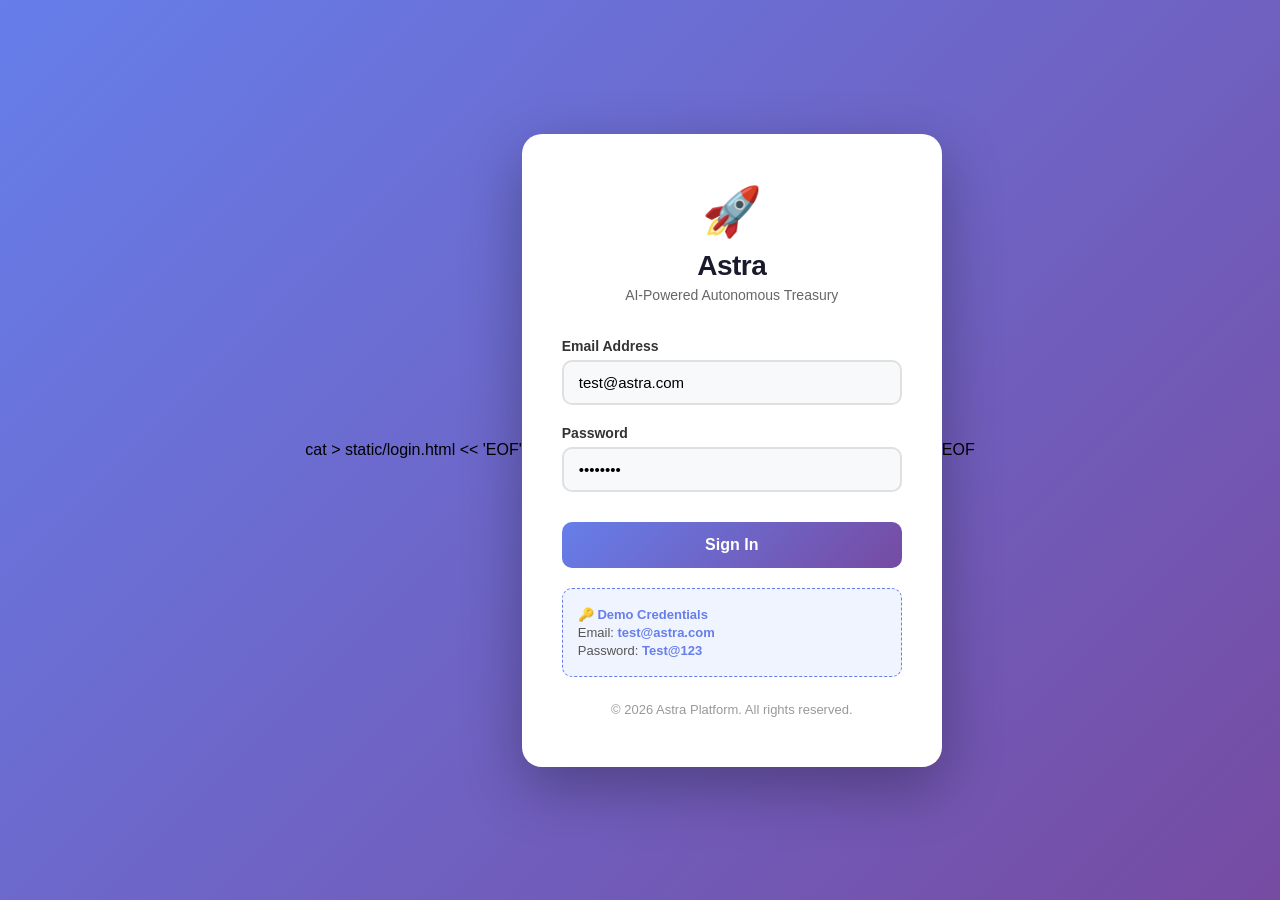
<file: static/login.html>
cat > static/login.html << 'EOF'
<!DOCTYPE html>
<html lang="en">
<head>
    <meta charset="UTF-8">
    <meta name="viewport" content="width=device-width, initial-scale=1.0">
    <title>Astra Platform - Login</title>
    <style>
        * {
            margin: 0;
            padding: 0;
            box-sizing: border-box;
        }

        body {
            font-family: -apple-system, BlinkMacSystemFont, 'Segoe UI', Roboto, Oxygen, Ubuntu, sans-serif;
            background: linear-gradient(135deg, #667eea 0%, #764ba2 100%);
            min-height: 100vh;
            display: flex;
            align-items: center;
            justify-content: center;
            padding: 20px;
        }

        .login-container {
            background: white;
            border-radius: 20px;
            box-shadow: 0 20px 60px rgba(0, 0, 0, 0.3);
            padding: 50px 40px;
            width: 100%;
            max-width: 420px;
            animation: slideUp 0.6s ease-out;
        }

        @keyframes slideUp {
            from {
                opacity: 0;
                transform: translateY(30px);
            }
            to {
                opacity: 1;
                transform: translateY(0);
            }
        }

        .logo {
            text-align: center;
            margin-bottom: 35px;
        }

        .logo-icon {
            font-size: 48px;
            display: block;
            margin-bottom: 10px;
        }

        .logo h1 {
            font-size: 28px;
            color: #1a1a2e;
            font-weight: 700;
            letter-spacing: -0.5px;
        }

        .logo .subtitle {
            color: #666;
            font-size: 14px;
            margin-top: 5px;
        }

        .form-group {
            margin-bottom: 20px;
        }

        .form-group label {
            display: block;
            font-size: 14px;
            font-weight: 600;
            color: #333;
            margin-bottom: 6px;
        }

        .form-group input {
            width: 100%;
            padding: 12px 15px;
            border: 2px solid #e0e0e0;
            border-radius: 10px;
            font-size: 15px;
            transition: all 0.3s ease;
            outline: none;
            background: #f8f9fa;
        }

        .form-group input:focus {
            border-color: #667eea;
            background: white;
            box-shadow: 0 0 0 4px rgba(102, 126, 234, 0.1);
        }

        .form-group input::placeholder {
            color: #aaa;
        }

        .login-btn {
            width: 100%;
            padding: 14px;
            background: linear-gradient(135deg, #667eea 0%, #764ba2 100%);
            color: white;
            border: none;
            border-radius: 10px;
            font-size: 16px;
            font-weight: 600;
            cursor: pointer;
            transition: all 0.3s ease;
            margin-top: 10px;
        }

        .login-btn:hover {
            transform: translateY(-2px);
            box-shadow: 0 10px 25px rgba(102, 126, 234, 0.4);
        }

        .login-btn:active {
            transform: translateY(0);
        }

        .login-btn:disabled {
            opacity: 0.7;
            cursor: not-allowed;
        }

        .error-message {
            background: #fee;
            color: #c0392b;
            padding: 12px;
            border-radius: 8px;
            font-size: 14px;
            margin-bottom: 15px;
            display: none;
            border-left: 4px solid #c0392b;
        }

        .error-message.show {
            display: block;
            animation: shake 0.5s ease;
        }

        @keyframes shake {
            0%, 100% { transform: translateX(0); }
            25% { transform: translateX(-10px); }
            75% { transform: translateX(10px); }
        }

        .demo-credentials {
            margin-top: 20px;
            padding: 15px;
            background: #f0f4ff;
            border-radius: 10px;
            border: 1px dashed #667eea;
        }

        .demo-credentials p {
            font-size: 13px;
            color: #555;
            margin: 3px 0;
        }

        .demo-credentials strong {
            color: #667eea;
        }

        .footer {
            text-align: center;
            margin-top: 25px;
            color: #999;
            font-size: 13px;
        }

        .footer a {
            color: #667eea;
            text-decoration: none;
        }

        .loading-spinner {
            display: inline-block;
            width: 20px;
            height: 20px;
            border: 3px solid rgba(255,255,255,0.3);
            border-radius: 50%;
            border-top-color: white;
            animation: spin 0.8s ease-in-out infinite;
        }

        @keyframes spin {
            to { transform: rotate(360deg); }
        }
    </style>
</head>
<body>
    <div class="login-container">
        <div class="logo">
            <span class="logo-icon">🚀</span>
            <h1>Astra</h1>
            <div class="subtitle">AI-Powered Autonomous Treasury</div>
        </div>

        <div id="errorMessage" class="error-message"></div>

        <form id="loginForm" autocomplete="off">
            <div class="form-group">
                <label for="email">Email Address</label>
                <input type="email" id="email" placeholder="you@example.com" value="test@astra.com" required>
            </div>

            <div class="form-group">
                <label for="password">Password</label>
                <input type="password" id="password" placeholder="Enter your password" value="Test@123" required>
            </div>

            <button type="submit" class="login-btn" id="loginBtn">
                Sign In
            </button>
        </form>

        <div class="demo-credentials">
            <p>🔑 <strong>Demo Credentials</strong></p>
            <p>Email: <strong>test@astra.com</strong></p>
            <p>Password: <strong>Test@123</strong></p>
        </div>

        <div class="footer">
            © 2026 Astra Platform. All rights reserved.
        </div>
    </div>

    <script>
        document.getElementById('loginForm').addEventListener('submit', async (e) => {
            e.preventDefault();
            
            const email = document.getElementById('email').value;
            const password = document.getElementById('password').value;
            const loginBtn = document.getElementById('loginBtn');
            const errorDiv = document.getElementById('errorMessage');
            
            // Show loading state
            loginBtn.innerHTML = '<span class="loading-spinner"></span> Signing in...';
            loginBtn.disabled = true;
            errorDiv.classList.remove('show');

            try {
                const response = await fetch('/auth/login', {
                    method: 'POST',
                    headers: {
                        'Content-Type': 'application/json',
                    },
                    body: JSON.stringify({ email, password })
                });

                const data = await response.json();

                if (response.ok) {
                    // Store token
                    localStorage.setItem('access_token', data.access_token);
                    localStorage.setItem('user', JSON.stringify(data.user));
                    
                    // Redirect to dashboard
                    window.location.href = '/dashboard';
                } else {
                    // Show error
                    errorDiv.textContent = data.detail || 'Invalid email or password';
                    errorDiv.classList.add('show');
                }
            } catch (error) {
                errorDiv.textContent = 'Network error. Please try again.';
                errorDiv.classList.add('show');
            } finally {
                loginBtn.innerHTML = 'Sign In';
                loginBtn.disabled = false;
            }
        });

        // Check if already logged in
        if (localStorage.getItem('access_token')) {
            window.location.href = '/dashboard';
        }
    </script>
</body>
</html>
EOF
</file>
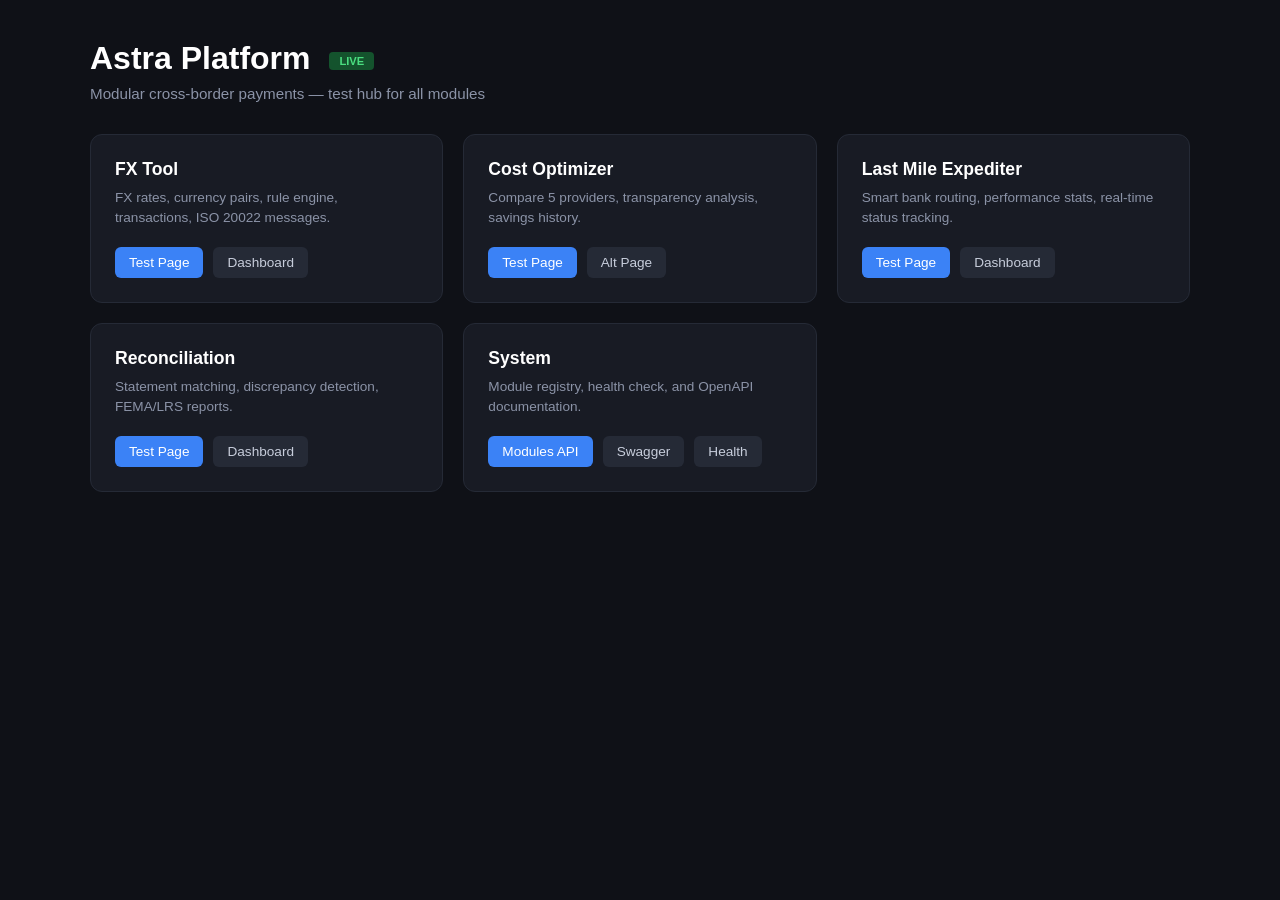
<file: static/test_dashboard.html>
<!DOCTYPE html>
<html lang="en">
<head>
  <meta charset="UTF-8">
  <meta name="viewport" content="width=device-width, initial-scale=1.0">
  <title>Astra Platform — Test Dashboard</title>
  <style>
    * { box-sizing: border-box; margin: 0; padding: 0; }
    body {
      font-family: -apple-system, BlinkMacSystemFont, "Segoe UI", Roboto, sans-serif;
      background: #0f1117; color: #e6e8ee; padding: 40px 20px; min-height: 100vh;
    }
    .container { max-width: 1100px; margin: 0 auto; }
    h1 { font-size: 2rem; margin-bottom: 8px; color: #fff; }
    .sub { color: #8b93a7; margin-bottom: 32px; font-size: .95rem; }
    .status {
      display: inline-block; padding: 3px 10px; border-radius: 4px;
      font-size: .7rem; font-weight: 600; margin-left: 10px;
      background: #14532d; color: #4ade80; vertical-align: middle;
    }
    .grid {
      display: grid;
      grid-template-columns: repeat(auto-fill, minmax(290px, 1fr));
      gap: 20px;
    }
    .card {
      background: #181b24; border: 1px solid #252a36; border-radius: 12px;
      padding: 24px; transition: border-color .15s, transform .15s;
    }
    .card:hover { border-color: #3b82f6; transform: translateY(-2px); }
    .card h2 { font-size: 1.1rem; margin-bottom: 8px; color: #fff; }
    .card p {
      font-size: .85rem; color: #8b93a7; margin-bottom: 18px; line-height: 1.5;
    }
    .card .links { display: flex; gap: 10px; flex-wrap: wrap; }
    .btn {
      display: inline-block; padding: 8px 14px; border-radius: 6px;
      font-size: .85rem; text-decoration: none; font-weight: 500;
      transition: background .15s;
    }
    .btn-primary { background: #3b82f6; color: #fff; }
    .btn-primary:hover { background: #2563eb; }
    .btn-ghost { background: #252a36; color: #c7cddb; }
    .btn-ghost:hover { background: #2f3542; }
  </style>
</head>
<body>
  <div class="container">
    <h1>Astra Platform <span class="status">LIVE</span></h1>
    <p class="sub">Modular cross-border payments — test hub for all modules</p>

    <div class="grid">
      <div class="card">
        <h2>FX Tool</h2>
        <p>FX rates, currency pairs, rule engine, transactions, ISO 20022 messages.</p>
        <div class="links">
          <a class="btn btn-primary" href="/testfx">Test Page</a>
          <a class="btn btn-ghost" href="/dashboard">Dashboard</a>
        </div>
      </div>

      <div class="card">
        <h2>Cost Optimizer</h2>
        <p>Compare 5 providers, transparency analysis, savings history.</p>
        <div class="links">
          <a class="btn btn-primary" href="/testcost">Test Page</a>
          <a class="btn btn-ghost" href="/api/v1/cost/test">Alt Page</a>
        </div>
      </div>

      <div class="card">
        <h2>Last Mile Expediter</h2>
        <p>Smart bank routing, performance stats, real-time status tracking.</p>
        <div class="links">
          <a class="btn btn-primary" href="/testlastmile">Test Page</a>
          <a class="btn btn-ghost" href="/lastmile">Dashboard</a>
        </div>
      </div>

      <div class="card">
        <h2>Reconciliation</h2>
        <p>Statement matching, discrepancy detection, FEMA/LRS reports.</p>
        <div class="links">
          <a class="btn btn-primary" href="/testreconciliation">Test Page</a>
          <a class="btn btn-ghost" href="/reconciliation">Dashboard</a>
        </div>
      </div>

      <div class="card">
        <h2>System</h2>
        <p>Module registry, health check, and OpenAPI documentation.</p>
        <div class="links">
          <a class="btn btn-primary" href="/modules">Modules API</a>
          <a class="btn btn-ghost" href="/docs">Swagger</a>
          <a class="btn btn-ghost" href="/health">Health</a>
        </div>
      </div>
    </div>
  </div>
</body>
</html>
</file>
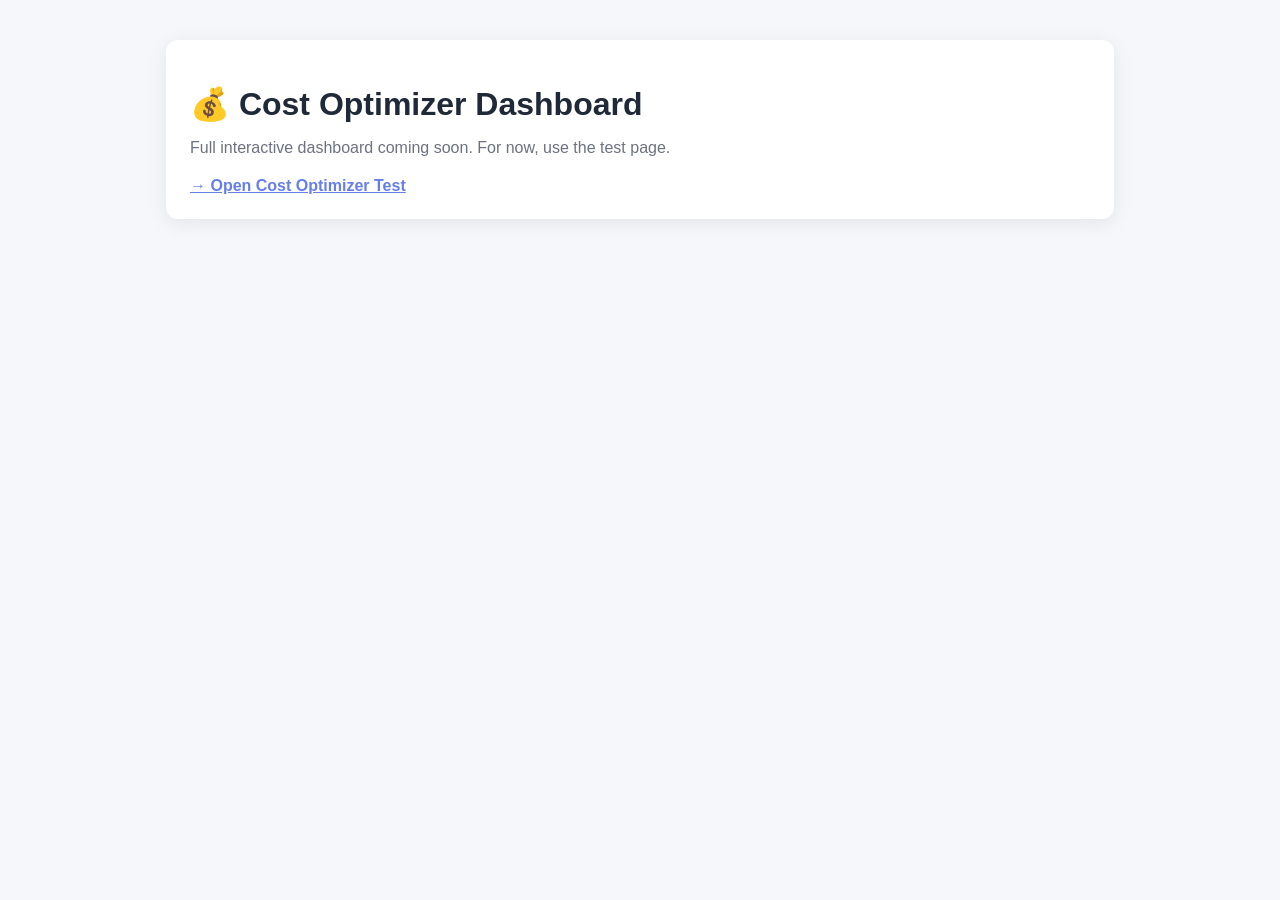
<file: modules/cost_optimizer/static/cost_dashboard.html>
<!DOCTYPE html>
<html lang="en">
<head>
<meta charset="UTF-8">
<title>Astra — Cost Dashboard</title>
<style>
  body { font-family: -apple-system, sans-serif; background: #f5f7fb; padding: 32px; color: #1f2937; }
  .card { background: white; border-radius: 12px; padding: 24px; max-width: 900px; margin: 0 auto; box-shadow: 0 4px 20px rgba(0,0,0,0.08); }
  h1 { margin-bottom: 8px; }
  p { color: #6b7280; margin-bottom: 20px; }
  a { color: #667eea; font-weight: 600; }
</style>
</head>
<body>
  <div class="card">
    <h1>💰 Cost Optimizer Dashboard</h1>
    <p>Full interactive dashboard coming soon. For now, use the test page.</p>
    <a href="/api/v1/cost/test">→ Open Cost Optimizer Test</a>
  </div>
</body>
</html>
</file>
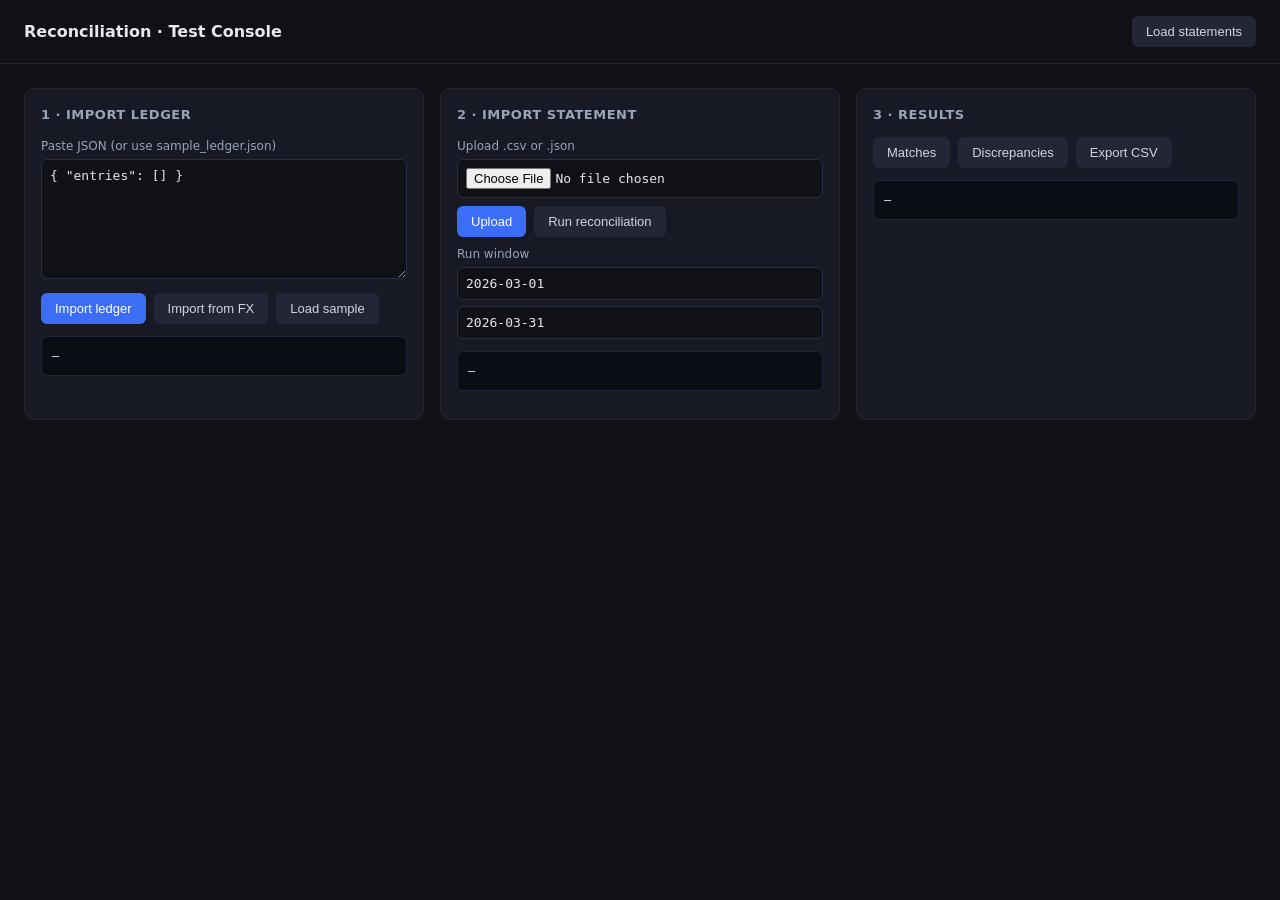
<file: modules/reconciliation/static/test_reconciliation.html>
<!doctype html>
<html>
<head>
<meta charset="utf-8">
<title>Astra · Reconciliation Test</title>
<style>
  body{font:14px/1.5 system-ui,sans-serif;margin:0;background:#0f1117;color:#e6e8ef}
  header{padding:16px 24px;border-bottom:1px solid #232636;display:flex;justify-content:space-between;align-items:center}
  h1{font-size:16px;margin:0}
  .grid{display:grid;grid-template-columns:1fr 1fr 1fr;gap:16px;padding:24px}
  .panel{background:#171a24;border:1px solid #232636;border-radius:10px;padding:16px}
  .panel h2{font-size:13px;margin:0 0 12px;color:#9aa3b8;text-transform:uppercase;letter-spacing:.5px}
  button{background:#3b6df6;color:#fff;border:0;border-radius:6px;padding:8px 14px;cursor:pointer;font-size:13px}
  button.ghost{background:#232636;color:#cfd4e2}
  input,textarea{width:100%;background:#0f1117;border:1px solid #2a2f42;color:#e6e8ef;
    border-radius:6px;padding:8px;font:13px monospace;box-sizing:border-box}
  textarea{min-height:120px}
  pre{background:#0b0d14;border:1px solid #232636;border-radius:6px;padding:10px;
    max-height:280px;overflow:auto;font-size:12px;white-space:pre-wrap}
  .row{display:flex;gap:8px;margin-top:8px;flex-wrap:wrap}
  label{display:block;font-size:12px;color:#9aa3b8;margin:8px 0 4px}
  .pill{display:inline-block;padding:2px 8px;border-radius:999px;font-size:11px}
  .ok{background:#14351f;color:#5fd58a}.warn{background:#3a2a12;color:#f0b34b}.bad{background:#3a1618;color:#f06a72}
</style>
</head>
<body>
<header>
  <h1>Reconciliation · Test Console</h1>
  <div><button class="ghost" onclick="loadStatements()">Load statements</button></div>
</header>
<div class="grid">

  <div class="panel">
    <h2>1 · Import ledger</h2>
    <label>Paste JSON (or use sample_ledger.json)</label>
    <textarea id="ledgerJson">{ "entries": [] }</textarea>
    <div class="row">
      <button onclick="importLedger()">Import ledger</button>
      <button class="ghost" onclick="importFromFx()">Import from FX</button>
      <button class="ghost" onclick="loadSampleLedger()">Load sample</button>
    </div>
    <pre id="ledgerOut">—</pre>
  </div>

  <div class="panel">
    <h2>2 · Import statement</h2>
    <label>Upload .csv or .json</label>
    <input type="file" id="stmtFile" accept=".csv,.json">
    <div class="row">
      <button onclick="uploadStatement()">Upload</button>
      <button class="ghost" onclick="runReconciliation()">Run reconciliation</button>
    </div>
    <label>Run window</label>
    <input id="start" value="2026-03-01">
    <input id="end" value="2026-03-31" style="margin-top:6px">
    <pre id="runOut">—</pre>
  </div>

  <div class="panel">
    <h2>3 · Results</h2>
    <div class="row">
      <button class="ghost" onclick="showMatches()">Matches</button>
      <button class="ghost" onclick="showDiscrepancies()">Discrepancies</button>
      <button class="ghost" onclick="exportRun()">Export CSV</button>
    </div>
    <pre id="resultOut">—</pre>
  </div>

</div>
<script>
const TOKEN = localStorage.getItem("astra_token");
const H = { "Content-Type": "application/json" };
if (TOKEN) H["Authorization"] = "Bearer " + TOKEN;

let currentRun = null;

async function api(path, opts={}) {
  opts.headers = Object.assign({}, H, opts.headers||{});
  const r = await fetch(path, opts);
  const t = await r.text();
  try { return JSON.parse(t); } catch { return t; }
}
function show(id, data){ document.getElementById(id).textContent =
  typeof data === "string" ? data : JSON.stringify(data, null, 2); }

async function importLedger(){
  const body = document.getElementById("ledgerJson").value;
  show("ledgerOut", await api("/api/v1/reconciliation/ledger/import",
    {method:"POST", body}));
}
async function importFromFx(){
  show("ledgerOut", await api("/api/v1/reconciliation/ledger/import-from-fx?limit=200",
    {method:"POST"}));
}
async function loadSampleLedger(){
  const r = await fetch("/module-data/reconciliation/data/sample_ledger.json");
  document.getElementById("ledgerJson").value = await r.text();
}
async function uploadStatement(){
  const f = document.getElementById("stmtFile").files[0];
  if(!f){ show("runOut","Pick a file first"); return; }
  const fd = new FormData(); fd.append("file", f);
  const r = await fetch("/api/v1/reconciliation/statements/import",
    {method:"POST", headers: TOKEN?{Authorization:"Bearer "+TOKEN}:{}, body:fd});
  show("runOut", await r.json());
}
async function runReconciliation(){
  const payload = {
    period_start: document.getElementById("start").value + "T00:00:00",
    period_end:   document.getElementById("end").value + "T23:59:59"
  };
  const res = await api("/api/v1/reconciliation/runs", {method:"POST", body:JSON.stringify(payload)});
  currentRun = res.run_id;
  show("runOut", res);
}
async function showMatches(){
  if(!currentRun){ show("resultOut","Run a reconciliation first"); return; }
  show("resultOut", await api(`/api/v1/reconciliation/runs/${currentRun}/matches`));
}
async function showDiscrepancies(){
  if(!currentRun){ show("resultOut","Run a reconciliation first"); return; }
  show("resultOut", await api(`/api/v1/reconciliation/runs/${currentRun}/discrepancies`));
}
async function exportRun(){
  if(!currentRun){ show("resultOut","Run a reconciliation first"); return; }
  const r = await fetch(`/api/v1/reconciliation/runs/${currentRun}/export`,
    {headers: TOKEN?{Authorization:"Bearer "+TOKEN}:{}});
  show("resultOut", await r.text());
}
async function loadStatements(){
  show("runOut", await api("/api/v1/reconciliation/statements"));
}
</script>
</body>
</html>
</file>
